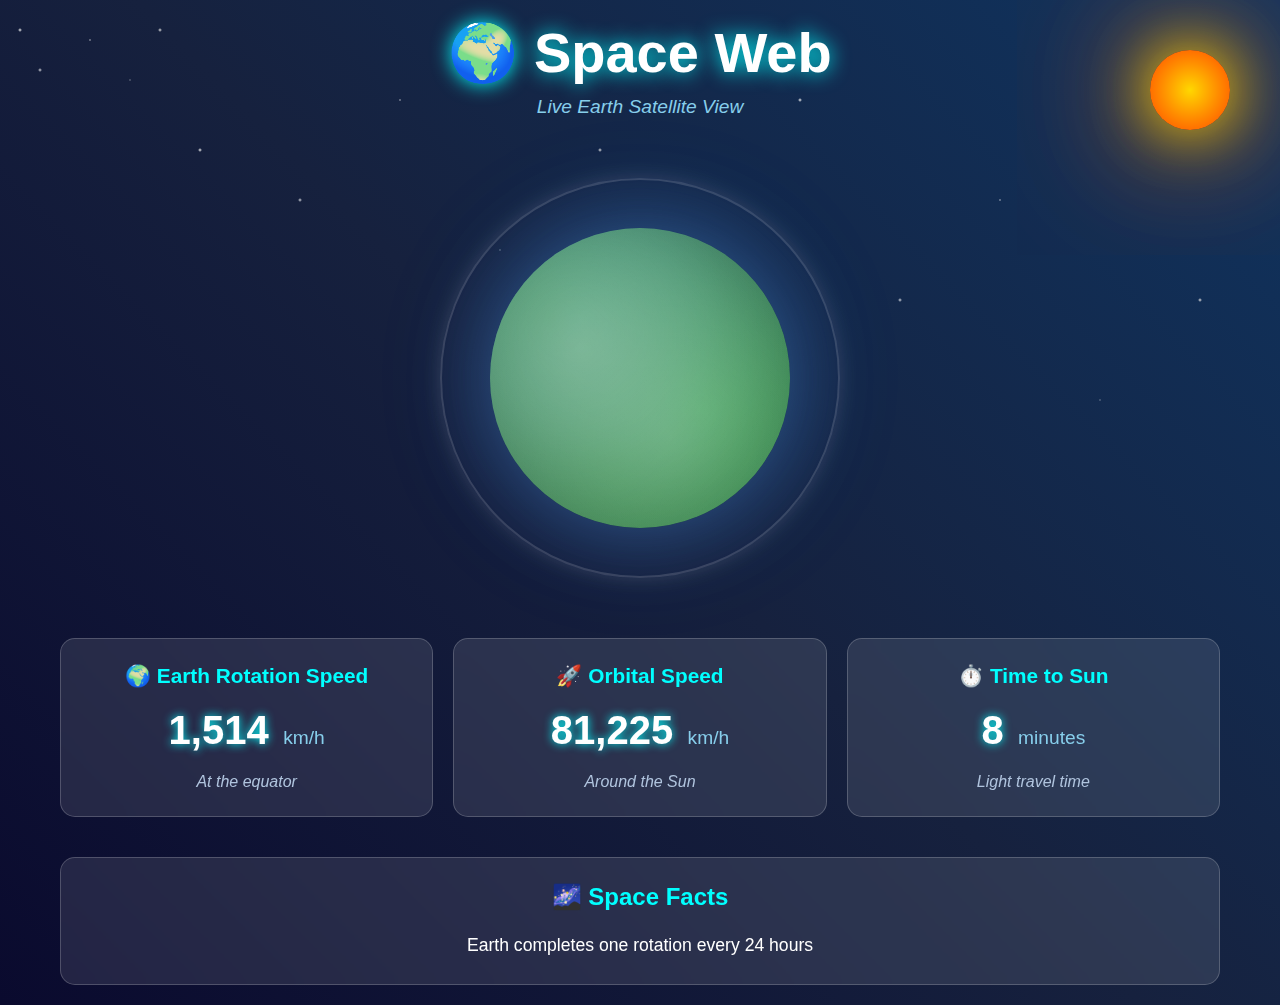
<file: index.html>
<!DOCTYPE html>
<html lang="en">
<head>
    <meta charset="UTF-8">
    <meta name="viewport" content="width=device-width, initial-scale=1.0">
    <title>Space Web - Earth Satellite View</title>
    <link rel="stylesheet" href="style.css">
</head>
<body>
    <div class="space-background">
        <!-- Animated Sun -->
        <div class="sun"></div>
        
        <!-- Stars -->
        <div class="stars"></div>
        <div class="stars2"></div>
        <div class="stars3"></div>
        
        <!-- Main Container -->
        <div class="container">
            <header>
                <h1 class="title">🌍 Space Web</h1>
                <p class="subtitle">Live Earth Satellite View</p>
            </header>
            
            <div class="earth-container">
                <div class="earth">
                    <div class="earth-surface"></div>
                    <div class="clouds"></div>
                </div>
                <div class="orbit-ring"></div>
            </div>
            
            <div class="info-panel">
                <div class="info-card">
                    <h3>🌍 Earth Rotation Speed</h3>
                    <div class="speed-display">
                        <span id="rotation-speed">1670</span>
                        <span class="unit">km/h</span>
                    </div>
                    <p class="description">At the equator</p>
                </div>
                
                <div class="info-card">
                    <h3>🚀 Orbital Speed</h3>
                    <div class="speed-display">
                        <span id="orbital-speed">107226</span>
                        <span class="unit">km/h</span>
                    </div>
                    <p class="description">Around the Sun</p>
                </div>
                
                <div class="info-card">
                    <h3>⏱️ Time to Sun</h3>
                    <div class="speed-display">
                        <span id="time-to-sun">8</span>
                        <span class="unit">minutes</span>
                    </div>
                    <p class="description">Light travel time</p>
                </div>
            </div>
            
            <div class="fun-facts">
                <h3>🌌 Space Facts</h3>
                <div class="fact-container">
                    <p id="current-fact">Earth completes one rotation every 24 hours</p>
                </div>
            </div>
        </div>
    </div>
    
    <script src="script.js"></script>
</body>
</html>
</file>
<file: style.css>
* {
    margin: 0;
    padding: 0;
    box-sizing: border-box;
}

body {
    font-family: 'Arial', sans-serif;
    overflow-x: hidden;
    background: #000;
}

.space-background {
    min-height: 100vh;
    background: linear-gradient(45deg, #0a0a2e, #16213e, #0f3460);
    position: relative;
    overflow: hidden;
}

/* Animated Sun */
.sun {
    position: absolute;
    top: 50px;
    right: 50px;
    width: 80px;
    height: 80px;
    background: radial-gradient(circle, #ffd700, #ff8c00, #ff4500);
    border-radius: 50%;
    box-shadow: 
        0 0 60px #ffd700,
        0 0 120px #ff8c00,
        0 0 180px #ff4500;
    animation: sunPulse 4s ease-in-out infinite;
    cursor: pointer;
    transition: all 0.3s ease;
}

.sun:hover {
    transform: scale(1.1);
    box-shadow: 
        0 0 80px #ffd700,
        0 0 160px #ff8c00,
        0 0 240px #ff4500;
}

@keyframes sunPulse {
    0%, 100% { transform: scale(1); }
    50% { transform: scale(1.1); }
}

/* Stars Animation */
.stars, .stars2, .stars3 {
    position: absolute;
    top: 0;
    left: 0;
    width: 100%;
    height: 100%;
    background: transparent;
}

.stars {
    background-image: 
        radial-gradient(2px 2px at 20px 30px, #eee, transparent),
        radial-gradient(2px 2px at 40px 70px, rgba(255,255,255,0.8), transparent),
        radial-gradient(1px 1px at 90px 40px, #fff, transparent),
        radial-gradient(1px 1px at 130px 80px, rgba(255,255,255,0.6), transparent),
        radial-gradient(2px 2px at 160px 30px, #ddd, transparent);
    animation: twinkle 3s ease-in-out infinite;
}

.stars2 {
    background-image: 
        radial-gradient(2px 2px at 200px 150px, #eee, transparent),
        radial-gradient(2px 2px at 300px 200px, rgba(255,255,255,0.8), transparent),
        radial-gradient(1px 1px at 400px 100px, #fff, transparent),
        radial-gradient(1px 1px at 500px 250px, rgba(255,255,255,0.6), transparent),
        radial-gradient(2px 2px at 600px 150px, #ddd, transparent);
    animation: twinkle 4s ease-in-out infinite;
}

.stars3 {
    background-image: 
        radial-gradient(2px 2px at 800px 100px, #eee, transparent),
        radial-gradient(2px 2px at 900px 300px, rgba(255,255,255,0.8), transparent),
        radial-gradient(1px 1px at 1000px 200px, #fff, transparent),
        radial-gradient(1px 1px at 1100px 400px, rgba(255,255,255,0.6), transparent),
        radial-gradient(2px 2px at 1200px 300px, #ddd, transparent);
    animation: twinkle 5s ease-in-out infinite;
}

@keyframes twinkle {
    0%, 100% { opacity: 0.3; }
    50% { opacity: 1; }
}

/* Main Container */
.container {
    max-width: 1200px;
    margin: 0 auto;
    padding: 20px;
    position: relative;
    z-index: 10;
}

/* Header */
header {
    text-align: center;
    margin-bottom: 40px;
}

.title {
    font-size: 3.5rem;
    color: #fff;
    text-shadow: 0 0 20px #00ffff;
    margin-bottom: 10px;
    animation: glow 2s ease-in-out infinite alternate;
}

@keyframes glow {
    from { text-shadow: 0 0 20px #00ffff; }
    to { text-shadow: 0 0 30px #00ffff, 0 0 40px #00ffff; }
}

.subtitle {
    font-size: 1.2rem;
    color: #87ceeb;
    font-style: italic;
}

/* Earth Container */
.earth-container {
    display: flex;
    justify-content: center;
    align-items: center;
    margin: 60px 0;
    position: relative;
    min-height: 400px;
}

.earth {
    width: 300px;
    height: 300px;
    border-radius: 50%;
    position: relative;
    background: radial-gradient(circle at 30% 30%, #4a90e2, #2c5aa0, #1e3a8a);
    box-shadow: 
        inset -30px -30px 80px rgba(0,0,0,0.5),
        0 0 80px rgba(74, 144, 226, 0.4),
        0 0 120px rgba(74, 144, 226, 0.2);
    animation: earthRotate 30s linear infinite;
    cursor: pointer;
    transition: all 0.5s cubic-bezier(0.25, 0.46, 0.45, 0.94);
    transform-origin: center;
}

.earth:hover {
    transform: scale(1.05);
    box-shadow: 
        inset -30px -30px 80px rgba(0,0,0,0.5),
        0 0 100px rgba(74, 144, 226, 0.6),
        0 0 150px rgba(74, 144, 226, 0.3);
}

.earth-surface {
    position: absolute;
    top: 0;
    left: 0;
    width: 100%;
    height: 100%;
    border-radius: 50%;
    background: 
        radial-gradient(circle at 20% 30%, #228b22, transparent),
        radial-gradient(circle at 70% 60%, #32cd32, transparent),
        radial-gradient(circle at 40% 80%, #006400, transparent);
    opacity: 0.7;
}

.clouds {
    position: absolute;
    top: 0;
    left: 0;
    width: 100%;
    height: 100%;
    border-radius: 50%;
    background: 
        radial-gradient(circle at 30% 40%, rgba(255,255,255,0.3), transparent),
        radial-gradient(circle at 60% 70%, rgba(255,255,255,0.2), transparent);
    animation: cloudMove 15s linear infinite;
}

@keyframes earthRotate {
    from { transform: rotate(0deg); }
    to { transform: rotate(360deg); }
}

@keyframes cloudMove {
    from { transform: rotate(0deg); }
    to { transform: rotate(-360deg); }
}

/* Earth zoom animation */
@keyframes earthZoom {
    0% { transform: scale(1); }
    50% { transform: scale(1.2); }
    100% { transform: scale(1); }
}

.earth.zoomed {
    animation: earthZoom 0.8s ease-in-out;
}

.orbit-ring {
    position: absolute;
    width: 400px;
    height: 400px;
    border: 2px solid rgba(255, 255, 255, 0.15);
    border-radius: 50%;
    animation: orbitRotate 40s linear infinite;
    box-shadow: 0 0 20px rgba(255, 255, 255, 0.1);
}

@keyframes orbitRotate {
    from { transform: rotate(0deg); }
    to { transform: rotate(360deg); }
}

/* Info Panel */
.info-panel {
    display: grid;
    grid-template-columns: repeat(auto-fit, minmax(300px, 1fr));
    gap: 20px;
    margin: 40px 0;
}

.info-card {
    background: rgba(255, 255, 255, 0.1);
    backdrop-filter: blur(10px);
    border-radius: 15px;
    padding: 25px;
    border: 1px solid rgba(255, 255, 255, 0.2);
    transition: transform 0.3s ease, box-shadow 0.3s ease;
}

.info-card:hover {
    transform: translateY(-5px);
    box-shadow: 0 10px 30px rgba(0, 255, 255, 0.3);
}

.info-card h3 {
    color: #00ffff;
    font-size: 1.3rem;
    margin-bottom: 15px;
    text-align: center;
}

.speed-display {
    text-align: center;
    margin: 20px 0;
}

.speed-display span:first-child {
    font-size: 2.5rem;
    font-weight: bold;
    color: #fff;
    text-shadow: 0 0 10px #00ffff;
}

.unit {
    font-size: 1.2rem;
    color: #87ceeb;
    margin-left: 10px;
}

.description {
    text-align: center;
    color: #b0c4de;
    font-style: italic;
}

/* Fun Facts */
.fun-facts {
    background: rgba(255, 255, 255, 0.1);
    backdrop-filter: blur(10px);
    border-radius: 15px;
    padding: 25px;
    margin-top: 40px;
    border: 1px solid rgba(255, 255, 255, 0.2);
}

.fun-facts h3 {
    color: #00ffff;
    text-align: center;
    margin-bottom: 20px;
    font-size: 1.5rem;
}

.fact-container {
    text-align: center;
}

#current-fact {
    color: #fff;
    font-size: 1.1rem;
    line-height: 1.6;
    animation: fadeInOut 4s ease-in-out infinite;
}

@keyframes fadeInOut {
    0%, 100% { opacity: 0.7; }
    50% { opacity: 1; }
}

/* Responsive Design */
@media (max-width: 768px) {
    .title {
        font-size: 2.5rem;
    }
    
    .earth {
        width: 200px;
        height: 200px;
    }
    
    .orbit-ring {
        width: 300px;
        height: 300px;
    }
    
    .info-panel {
        grid-template-columns: 1fr;
    }
    
    .sun {
        width: 60px;
        height: 60px;
        top: 30px;
        right: 30px;
    }
}

@media (max-width: 480px) {
    .container {
        padding: 10px;
    }
    
    .title {
        font-size: 2rem;
    }
    
    .earth {
        width: 150px;
        height: 150px;
    }
    
    .orbit-ring {
        width: 250px;
        height: 250px;
    }
}
</file>
